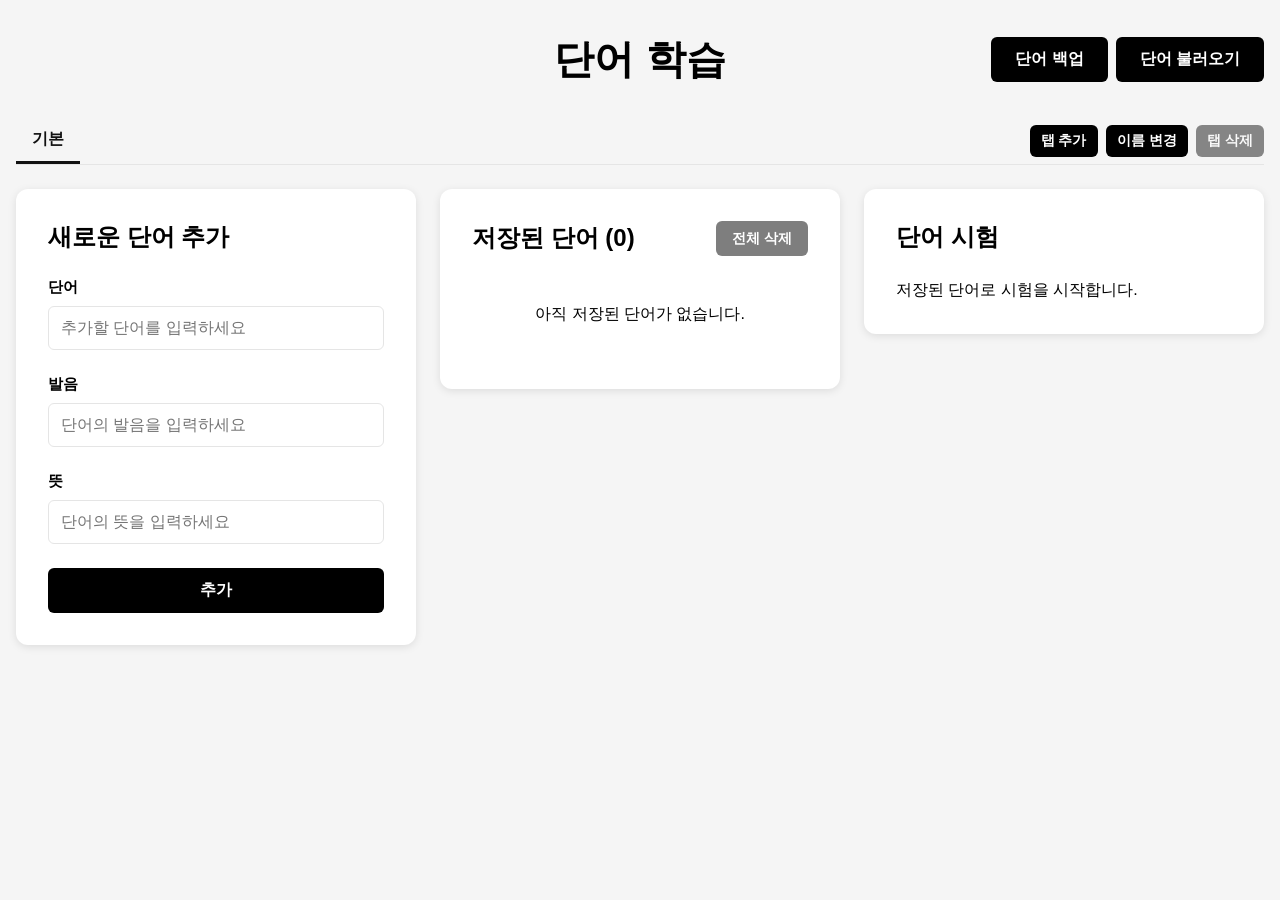
<file: index.html>
<!DOCTYPE html>
<html lang="ko">
  <head>
    <meta charset="UTF-8" />
    <meta name="viewport" content="width=device-width, initial-scale=1.0" />
    <title>LEARN WORDS</title>
    <link rel="stylesheet" href="css/theme.css" />
    <link rel="stylesheet" href="css/dashboard.css" />
  </head>
  <body>
    <div class="container">
      <header class="dashboard-header">
        <h1>단어 학습</h1>
        <span class="word-data-actions">
          <button id="backup-btn" class="btn btn-secondary" type="button">단어 백업</button>
          <button id="import-btn" class="btn btn-secondary" type="button">단어 불러오기</button>
        </span>
      </header>

      <nav class="word-tabs" aria-label="단어 탭">
        <div id="word-tab-list" class="word-tab-list" role="tablist"></div>
        <div class="word-tab-actions">
          <button id="add-tab-btn" class="btn btn-secondary" type="button">탭 추가</button>
          <button id="rename-tab-btn" class="btn btn-secondary" type="button">이름 변경</button>
          <button id="delete-tab-btn" class="btn btn-danger" type="button">탭 삭제</button>
        </div>
      </nav>

      <main class="dashboard-main">
        <!-- 단어 추가 폼 -->
        <section class="add-word-section">
          <h2>새로운 단어 추가</h2>
          <div class="form-group">
            <label for="word-input">단어</label>
            <input 
              type="text" 
              id="word-input" 
              placeholder="추가할 단어를 입력하세요"
              class="input-field"
            />
          </div>

          <div class="form-group">
            <label for="pronunciation-input">발음</label>
            <input 
              type="text" 
              id="pronunciation-input" 
              placeholder="단어의 발음을 입력하세요"
              class="input-field"
            />
          </div>

          <div class="form-group">
            <label for="meaning-input">뜻</label>
            <input 
              type="text" 
              id="meaning-input" 
              placeholder="단어의 뜻을 입력하세요"
              class="input-field"
            />
          </div>

          <button id="add-btn" class="btn btn-primary">추가</button>
          <button id="cancel-edit-btn" class="btn btn-cancel" type="button" style="display: none;">편집 취소</button>
        </section>

        <!-- 저장된 단어 목록 -->
        <section class="words-list-section">
          <div class="words-list-header">
            <h2>
              <span>저장된 단어 (<span id="word-count">0</span>)</span>
              <button id="clear-all-btn" class="btn btn-danger" type="button" disabled>전체 삭제</button>
            </h2>
            <input id="import-file-input" type="file" accept="application/json,.json" hidden />
          </div>
          <div id="words-list" class="words-list">
            <p class="empty-message">아직 저장된 단어가 없습니다.</p>
          </div>
        </section>

        <!-- 시험 시작 영역 -->
        <section class="test-section dashboard-test-section">
          <h2>단어 시험</h2>
          <p class="test-description">저장된 단어로 시험을 시작합니다.</p>
          <a id="start-test-btn" class="btn btn-primary" href="test.html" style="display: none; text-align: center; text-decoration: none;">시험 시작</a>
          <a id="start-survival-btn" class="btn btn-survival" href="test.html?mode=survival" style="display: none; text-align: center; text-decoration: none;">서바이벌 시험 시작</a>
        </section>
      </main>
    </div>

    <script src="js/app.js"></script>
    <script src="js/add_words.js"></script>
  </body>
</html>
</file>
<file: css/theme.css>
:root {
  --bg-color: #f5f5f5;
  --text-color: #111111;
  --surface-color: #ffffff;
  --border-color: #e5e5e5;
}

* {
  box-sizing: border-box;
}

html, body {
  margin: 0;
  min-height: 100%;
  background: var(--bg-color);
  color: var(--text-color);
  font-family: "Noto Sans KR", "Hiragino Sans", "Yu Gothic", "Yu Gothic UI", "Segoe UI", sans-serif;
}

body {
  min-height: 100vh;
  padding: 2rem 1rem;
}

.container {
  max-width: 1400px;
  margin: 0 auto;
}

header {
  text-align: center;
  margin-bottom: 2rem;
}

header h1 {
  margin: 0;
  font-size: 2.5rem;
  font-weight: 700;
}

main {
  display: flex;
  flex-direction: column;
  gap: 2rem;
}

.test-section {
  background: var(--surface-color);
  padding: 2rem;
  border-radius: 12px;
  box-shadow: 0 2px 8px rgba(0, 0, 0, 0.1);
}

.test-section h2 {
  margin-top: 0;
  margin-bottom: 1.5rem;
  font-size: 1.5rem;
  color: var(--text-color);
}

.btn {
  padding: 0.75rem 1.5rem;
  border: none;
  border-radius: 6px;
  font-size: 1rem;
  font-weight: 600;
  cursor: pointer;
  transition: all 0.2s;
  font-family: inherit;
}

.btn-danger {
  background: var(--danger-color);
  color: white;
}

.btn-danger:hover {
  background: var(--danger-hover);
}

.btn-danger {
  padding: 0.5rem 1rem;
  font-size: 0.9rem;
}

@media (max-width: 600px) {
  .container {
    max-width: 100%;
  }

  header h1 {
    font-size: 2rem;
  }

  .test-section {
    padding: 1.5rem;
  }

  .btn-danger {
    width: 100%;
  }
}

body :where(*) {
  color: #000000 !important;
}

button,
button :where(*) {
  background-color: #000000 !important;
  color: #ffffff !important;
}
</file>
<file: css/dashboard.css>
.dashboard-main {
  display: grid;
  grid-template-columns: repeat(3, minmax(0, 1fr));
  align-items: start;
  gap: 1.5rem;
}

.word-tabs {
  display: flex;
  align-items: end;
  justify-content: space-between;
  gap: 1rem;
  margin: 0 0 1.5rem;
  border-bottom: 1px solid var(--border-color);
}

.word-tab-list,
.word-tab-actions {
  display: flex;
  align-items: center;
  gap: 0.5rem;
}

.word-tab-list {
  overflow-x: auto;
  min-width: 0;
}

.word-tab {
  flex: 0 0 auto;
  min-height: 2.75rem;
  padding: 0.65rem 1rem;
  border: 0;
  border-bottom: 3px solid transparent;
  background: transparent !important;
  color: var(--text-color) !important;
  font: inherit;
  font-weight: 600;
  cursor: pointer;
}

.word-tab.is-active {
  border-bottom-color: var(--text-color);
}

.word-tab-actions {
  flex: 0 0 auto;
  padding-bottom: 0.4rem;
}

.word-tab-actions .btn {
  padding: 0.45rem 0.7rem;
  font-size: 0.85rem;
}

.word-tab-actions .btn:disabled {
  cursor: not-allowed;
  opacity: 0.45;
}

.dashboard-header {
  position: relative;
  display: flex;
  align-items: center;
  justify-content: space-between;
  gap: 1rem;
  text-align: left;
}

.dashboard-header h1 {
  width: 100%;
  text-align: center;
}

.dashboard-header .word-data-actions {
  position: absolute;
  right: 0;
}

.add-word-section,
.words-list-section {
  background: var(--surface-color);
  padding: 2rem;
  border-radius: 12px;
  box-shadow: 0 2px 8px rgba(0, 0, 0, 0.1);
}

.add-word-section h2,
.words-list-section h2 {
  margin-top: 0;
  margin-bottom: 1.5rem;
  font-size: 1.5rem;
  color: var(--text-color);
}

.form-group {
  margin-bottom: 1.5rem;
  display: flex;
  flex-direction: column;
}

.form-group label {
  margin-bottom: 0.5rem;
  font-weight: 600;
  font-size: 0.95rem;
}

.input-field {
  padding: 0.75rem;
  border: 1px solid var(--border-color);
  border-radius: 6px;
  font-size: 1rem;
  font-family: inherit;
  background: var(--surface-color);
  color: var(--text-color);
  transition: border-color 0.2s;
}

.input-field:focus {
  outline: none;
  border-color: var(--primary-color);
  box-shadow: 0 0 0 3px rgba(0, 123, 255, 0.1);
}

.form-group:last-of-type {
  margin-bottom: 0;
}

.btn-primary {
  background: var(--primary-color);
  color: white;
  padding: 0.75rem 1.5rem;
  width: 100%;
}

.btn-primary {
  margin-top: 1.5rem;
}

.btn-primary:hover {
  background: var(--primary-hover);
}

.btn-primary:active {
  transform: scale(0.98);
}

.btn-edit {
  padding: 0.5rem 1rem;
  font-size: 0.9rem;
}

.btn-edit {
  background: var(--primary-color);
  color: white;
}

.btn-edit:hover {
  background: var(--primary-hover);
}

.btn-cancel {
  width: 100%;
  margin-top: 0.75rem;
  background: #6c757d;
  color: white;
}

.btn-cancel:hover {
  background: #5a6268;
}

/* 단어 목록 섹션 */
.words-list-header {
  white-space: nowrap;
}

.words-list-header h2 {
  display: flex;
  justify-content: space-between;
  align-items: center;
  gap: 1rem;
  margin-bottom: 0;
}

.word-data-actions {
  display: flex;
  align-items: center;
  gap: 0.5rem;
  flex-shrink: 0;
}

.words-list-header .btn-danger {
  flex-shrink: 0;
}

.words-list-header .btn-danger:disabled {
  cursor: not-allowed;
  opacity: 0.5;
}

.words-list {
  display: flex;
  flex-direction: column;
  gap: 1rem;
  margin-top: 1rem;
}

.word-item {
  padding: 1rem;
  border: 1px solid var(--border-color);
  border-radius: 8px;
  background: #fafafa;
  display: flex;
  justify-content: space-between;
  align-items: center;
}

.word-content {
  flex: 1;
}

.word-text {
  font-size: 1.2rem;
  font-weight: 600;
  color: var(--primary-color);
  margin: 0 0 0.3rem 0;
}

.word-pronunciation {
  font-size: 0.95rem;
  color: #666;
  margin: 0;
}

.word-meaning {
  font-size: 0.95rem;
  color: #444;
  margin: 0.25rem 0 0;
}

.word-actions {
  display: flex;
  gap: 0.5rem;
  margin-left: 1rem;
}

.empty-message {
  text-align: center;
  color: #999;
  margin: 2rem 0;
  font-size: 1rem;
}

/* 시험 시작 섹션 */
.test-description {
  margin: 0;
  color: #666;
  line-height: 1.6;
}

.dashboard-test-section .btn-primary {
  margin-top: 1.5rem;
}

.dashboard-test-section #start-test-btn {
  background-color: #000000;
  color: #ffffff !important;
}

.dashboard-test-section #start-test-btn:hover {
  background-color: #333333;
}

.dashboard-test-section #start-survival-btn {
  display: block;
  margin-top: 0.75rem;
  background-color: #000000;
  color: #ffffff !important;
}

.dashboard-test-section #start-survival-btn:hover {
  background-color: #333333;
}

.dashboard-test-section #start-survival-btn.is-disabled {
  cursor: not-allowed;
  opacity: 0.5;
  pointer-events: auto;
}

/* 반응형 디자인 */
@media (max-width: 600px) {
  .dashboard-main {
    grid-template-columns: 1fr;
  }

  .word-tabs {
    align-items: stretch;
    flex-direction: column;
    gap: 0.5rem;
  }

  .word-tab-actions {
    flex-wrap: wrap;
    padding: 0 0 0.5rem;
  }

  .add-word-section,
  .words-list-section {
    padding: 1.5rem;
  }

  .dashboard-header {
    align-items: flex-start;
    flex-direction: column;
  }

  .dashboard-header .word-data-actions {
    position: static;
    align-self: flex-end;
  }

  .word-item {
    flex-direction: column;
    align-items: flex-start;
  }

  .word-actions {
    margin-left: 0;
    margin-top: 0.5rem;
    width: 100%;
  }

  .words-list-header .btn-danger {
    width: auto;
  }

  .words-list-header h2 {
    align-items: flex-start;
    flex-direction: column;
  }

  .word-data-actions {
    flex-wrap: wrap;
  }
}
</file>
<file: css/test.css>
#test-section {
  width: 50%;
  margin: 0 auto;
}

.test-progress {
  margin-bottom: 2rem;
}

.progress-text {
  margin: 0;
  text-align: center;
  color: #666;
  font-size: 0.9rem;
}

.test-card {
  display: flex;
  flex-direction: column;
  gap: 1rem;
  margin-bottom: 2rem;
}

.word-card {
  width: 100%;
  min-height: 280px;
  padding: 1.25rem;
  border: 2px solid black;
  border-radius: 8px;
  text-align: center;
  display: grid;
  grid-template-rows: repeat(3, 1fr);
  align-items: center;
  gap: 0.5rem;
}

.card-detail {
  width: 100%;
  padding: 0.5rem 0;
  min-height: 0;
  background: transparent;
  border: 0;
  display: none;
}

.word-main-card {
  grid-row: 2;
}

.card-word,
.card-pronunciation,
.card-meaning {
  margin: 0;
  font-weight: 700;
  word-break: break-word;
  line-height: 1.2;
}

.card-word {
  font-size: 3.5rem;
}

.card-pronunciation,
.card-meaning {
  font-size: 1.5rem;
}

.pronunciation-card {
  grid-row: 1;
}

.meaning-card {
  grid-row: 3;
}

.btn-secondary {
  background: var(--primary-color);
  color: white;
  padding: 0.75rem 1.5rem;
  width: 100%;
}

.btn-secondary:hover {
  background: var(--primary-hover);
}

.btn-meaning {
  background: #fd7e14;
}

.btn-meaning:hover {
  background: #e96a00;
}

.test-actions {
  display: flex;
  gap: 1rem;
  margin-bottom: 1rem;
}

.btn-warning {
  background: #ffc107;
  color: #333;
  padding: 0.75rem 1.5rem;
  flex: 1;
}

.btn-warning:hover {
  background: #e0a800;
}

.btn-success {
  background: var(--success-color);
  color: white;
  padding: 0.75rem 1.5rem;
  flex: 1;
}

.btn-success:hover {
  background: #218838;
}

#exit-test-btn {
  margin-top: 1rem;
  width: 100%;
}

@media (max-width: 600px) {
  #test-section {
    width: 100%;
  }

  .card-word {
    font-size: 2.5rem;
  }

  .card-pronunciation,
  .card-meaning {
    font-size: 1.25rem;
  }

  .test-actions {
    flex-direction: column;
  }

  .test-actions button {
    width: 100%;
  }
}
</file>
